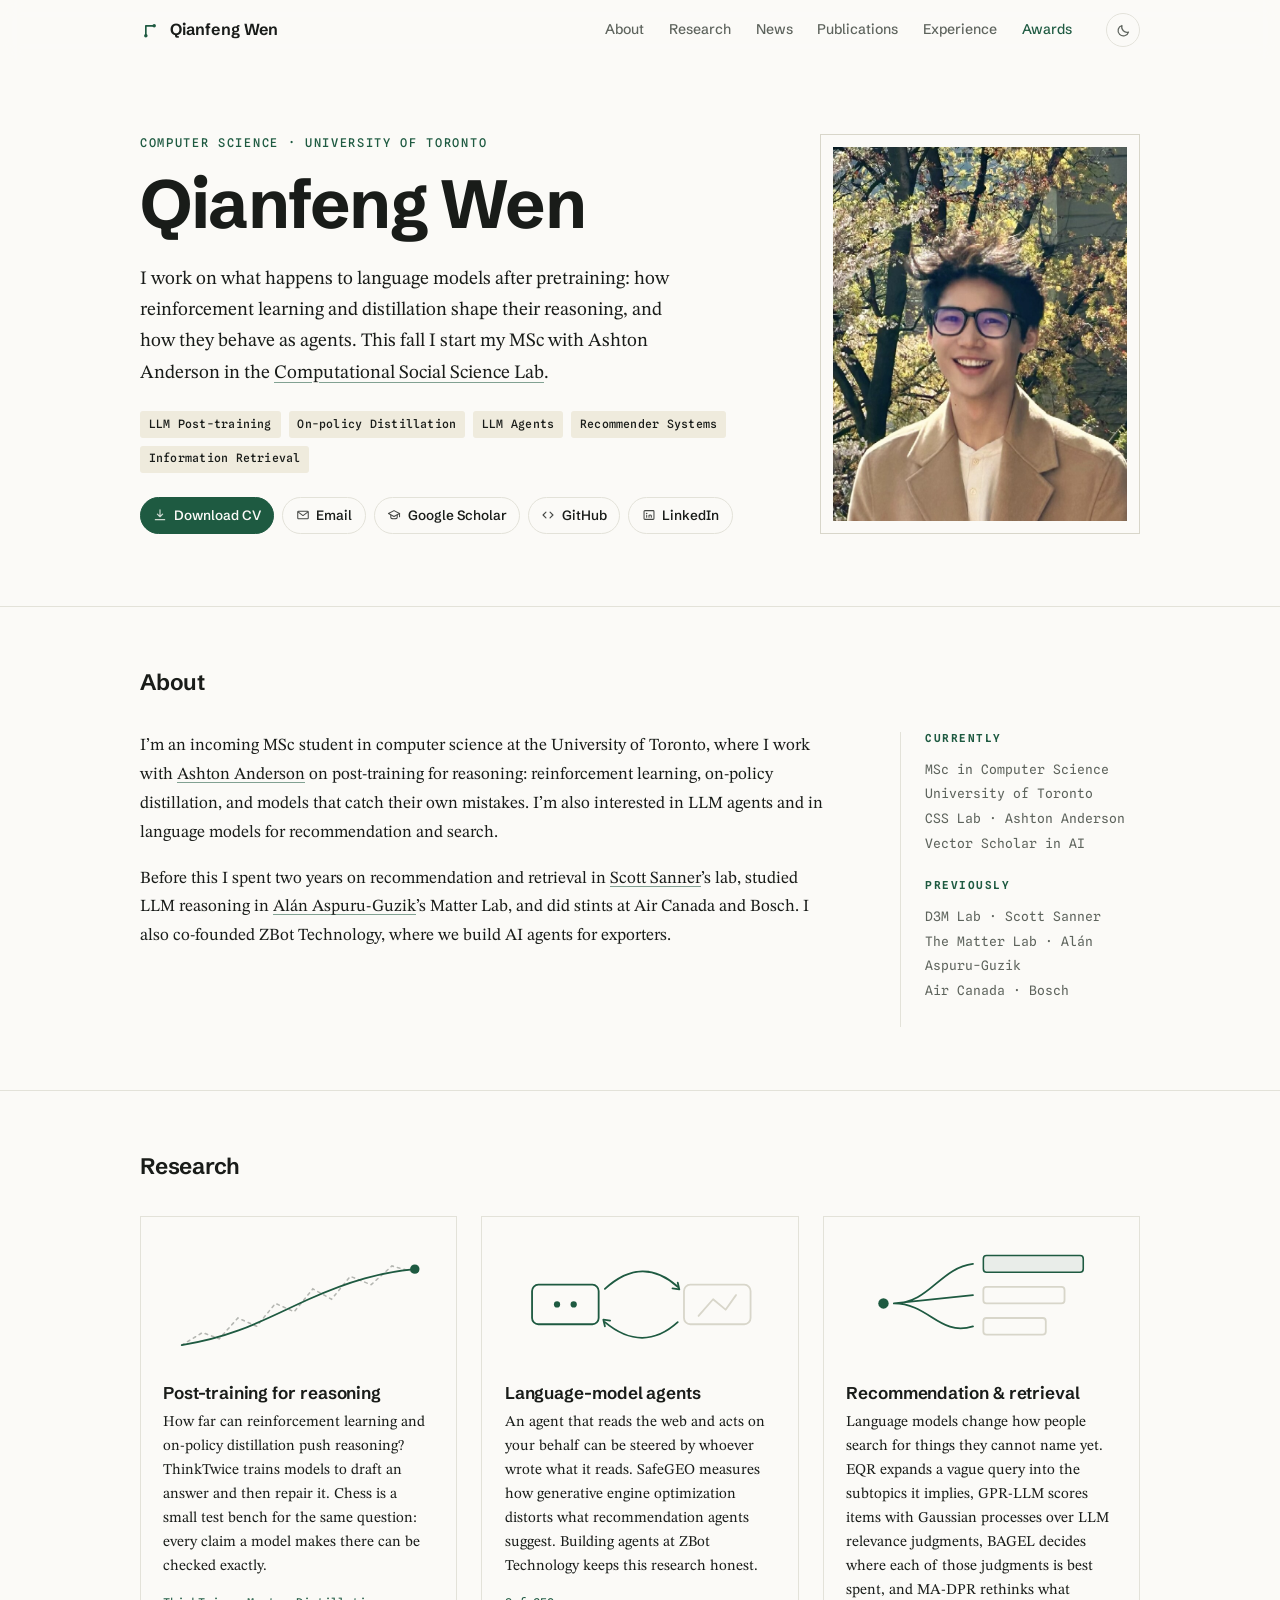
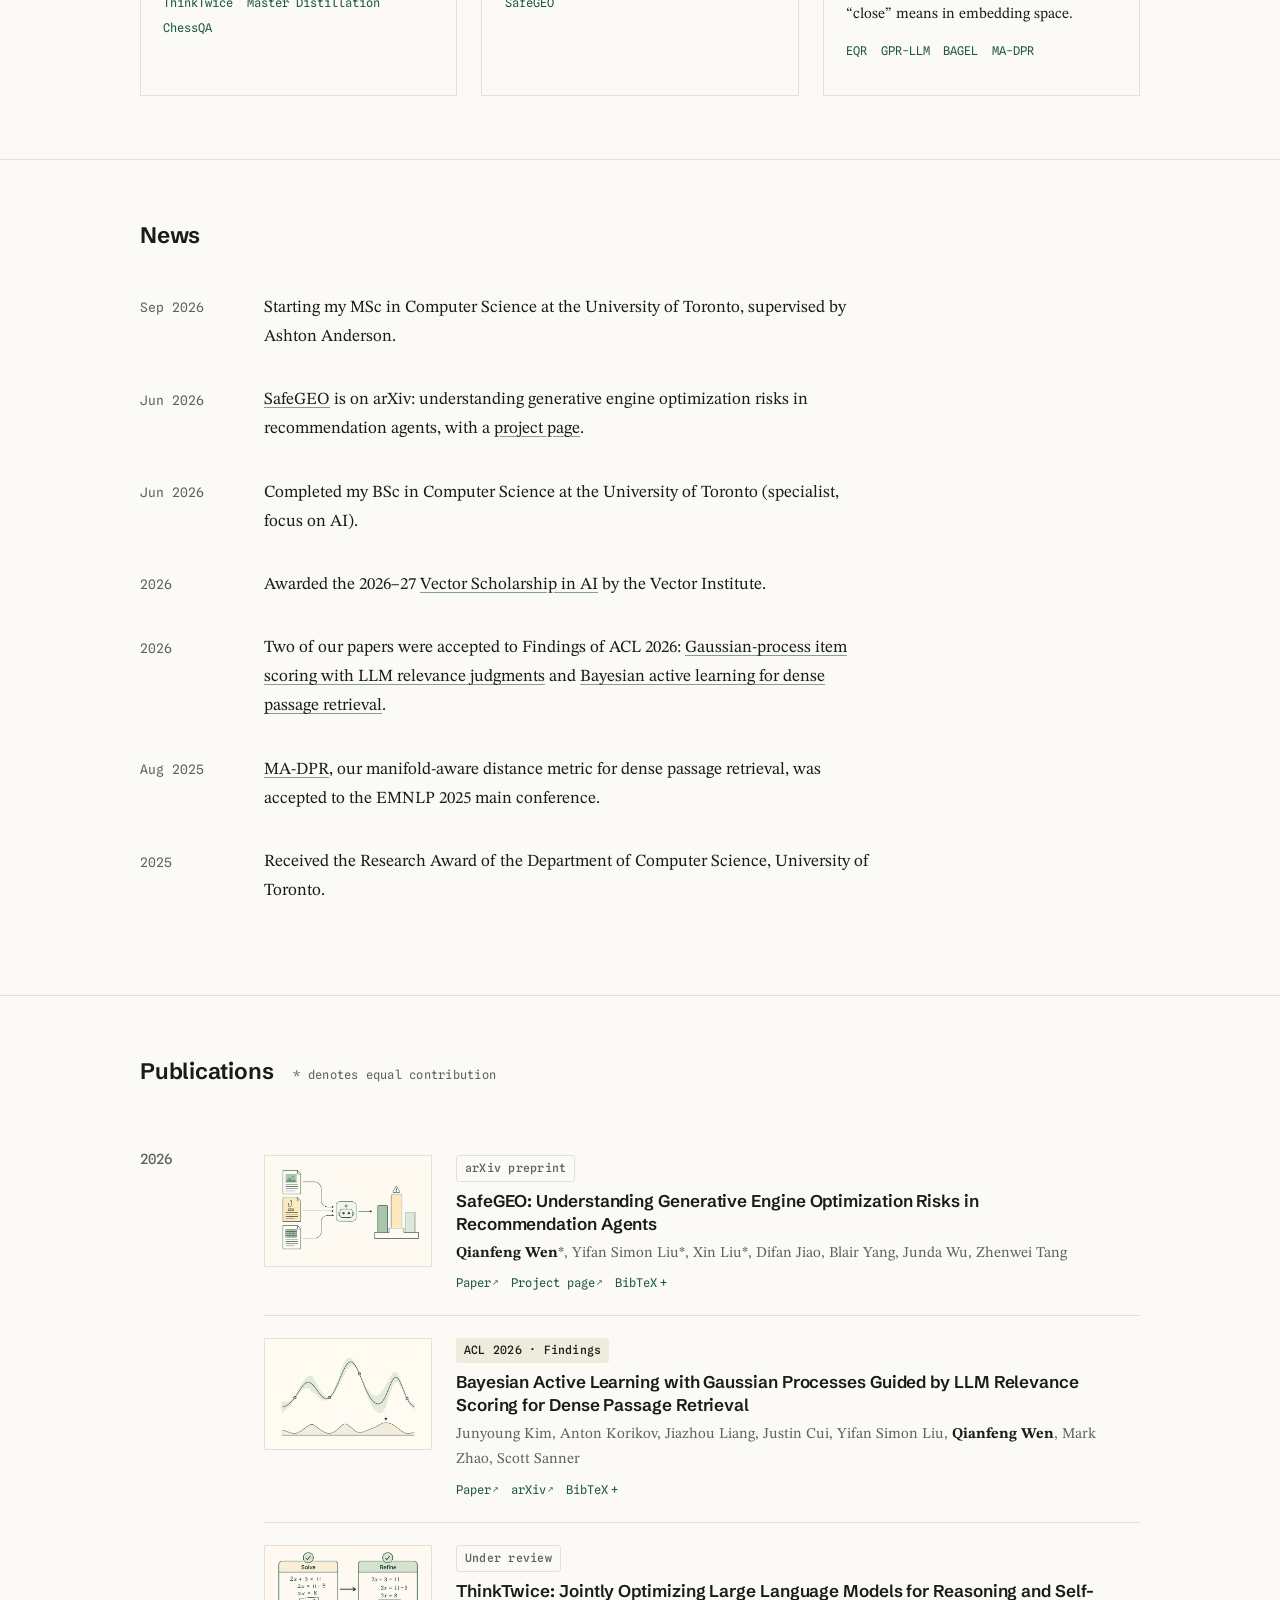
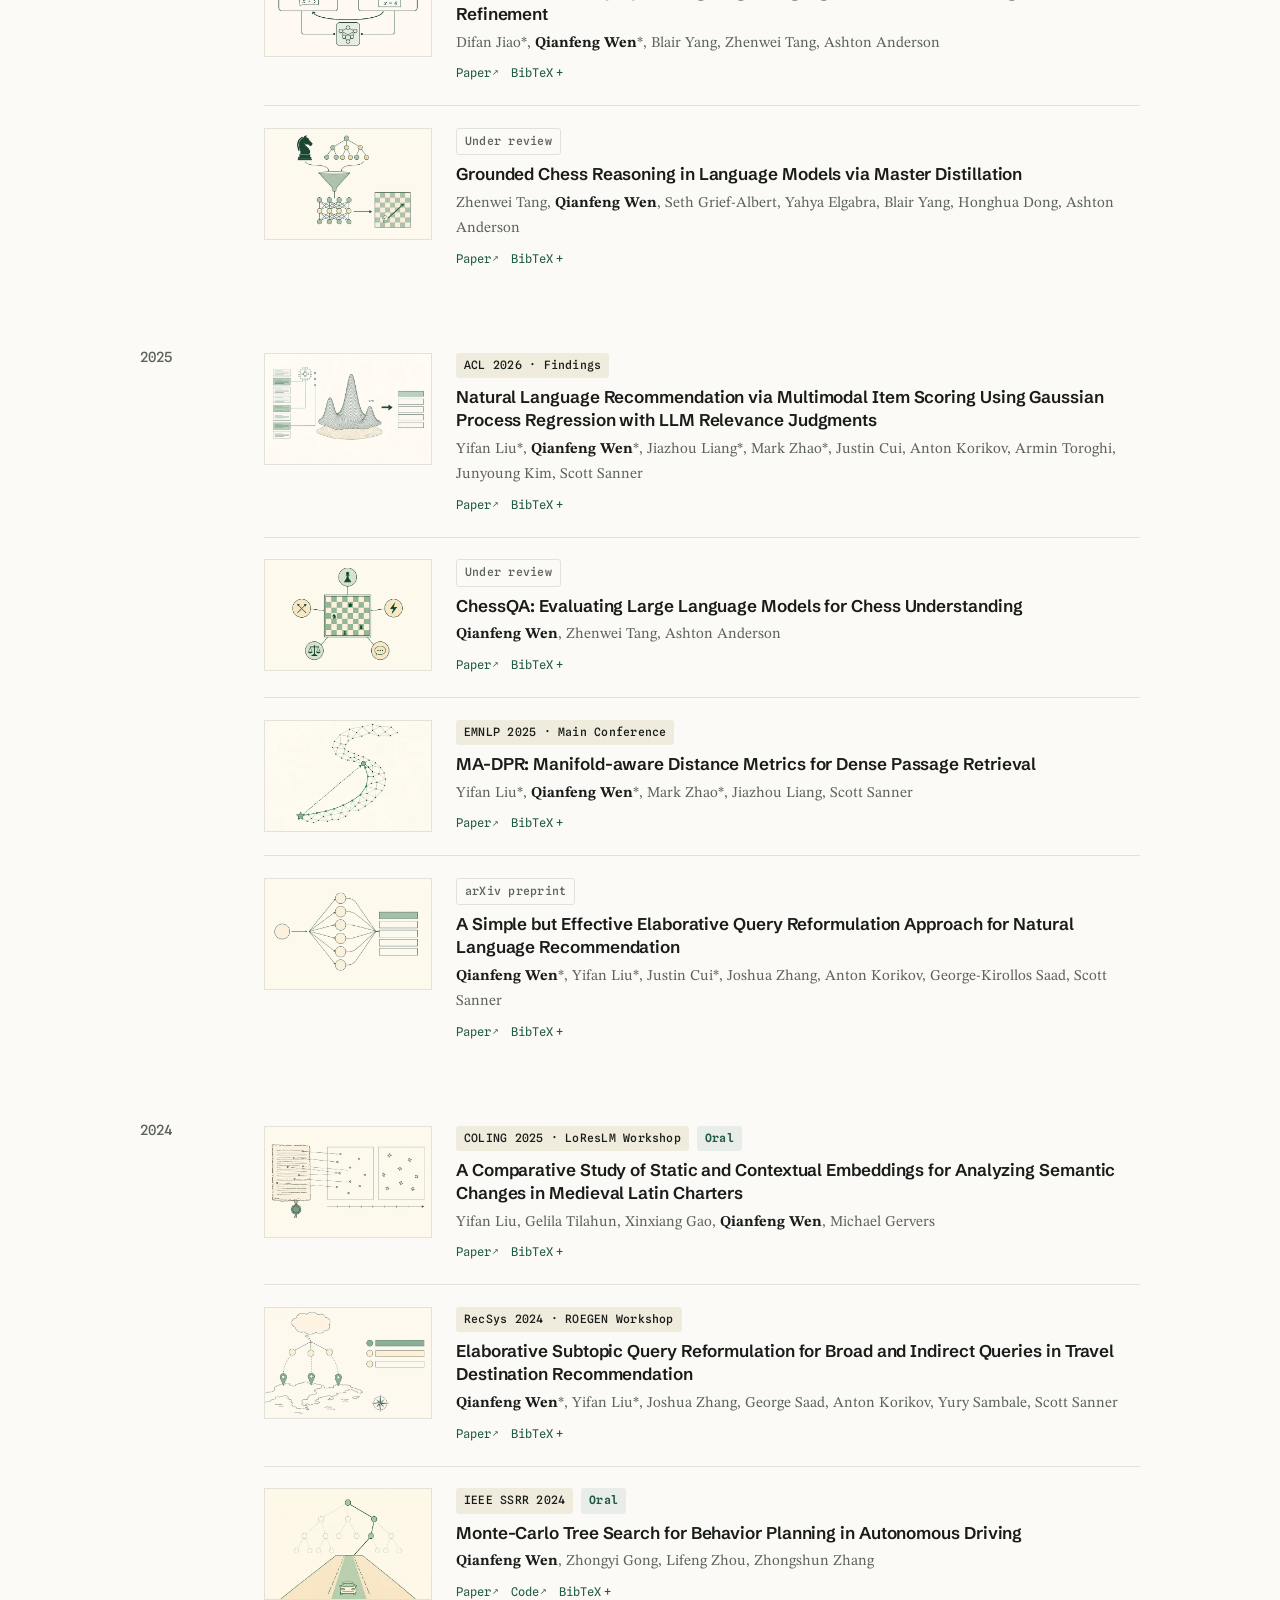
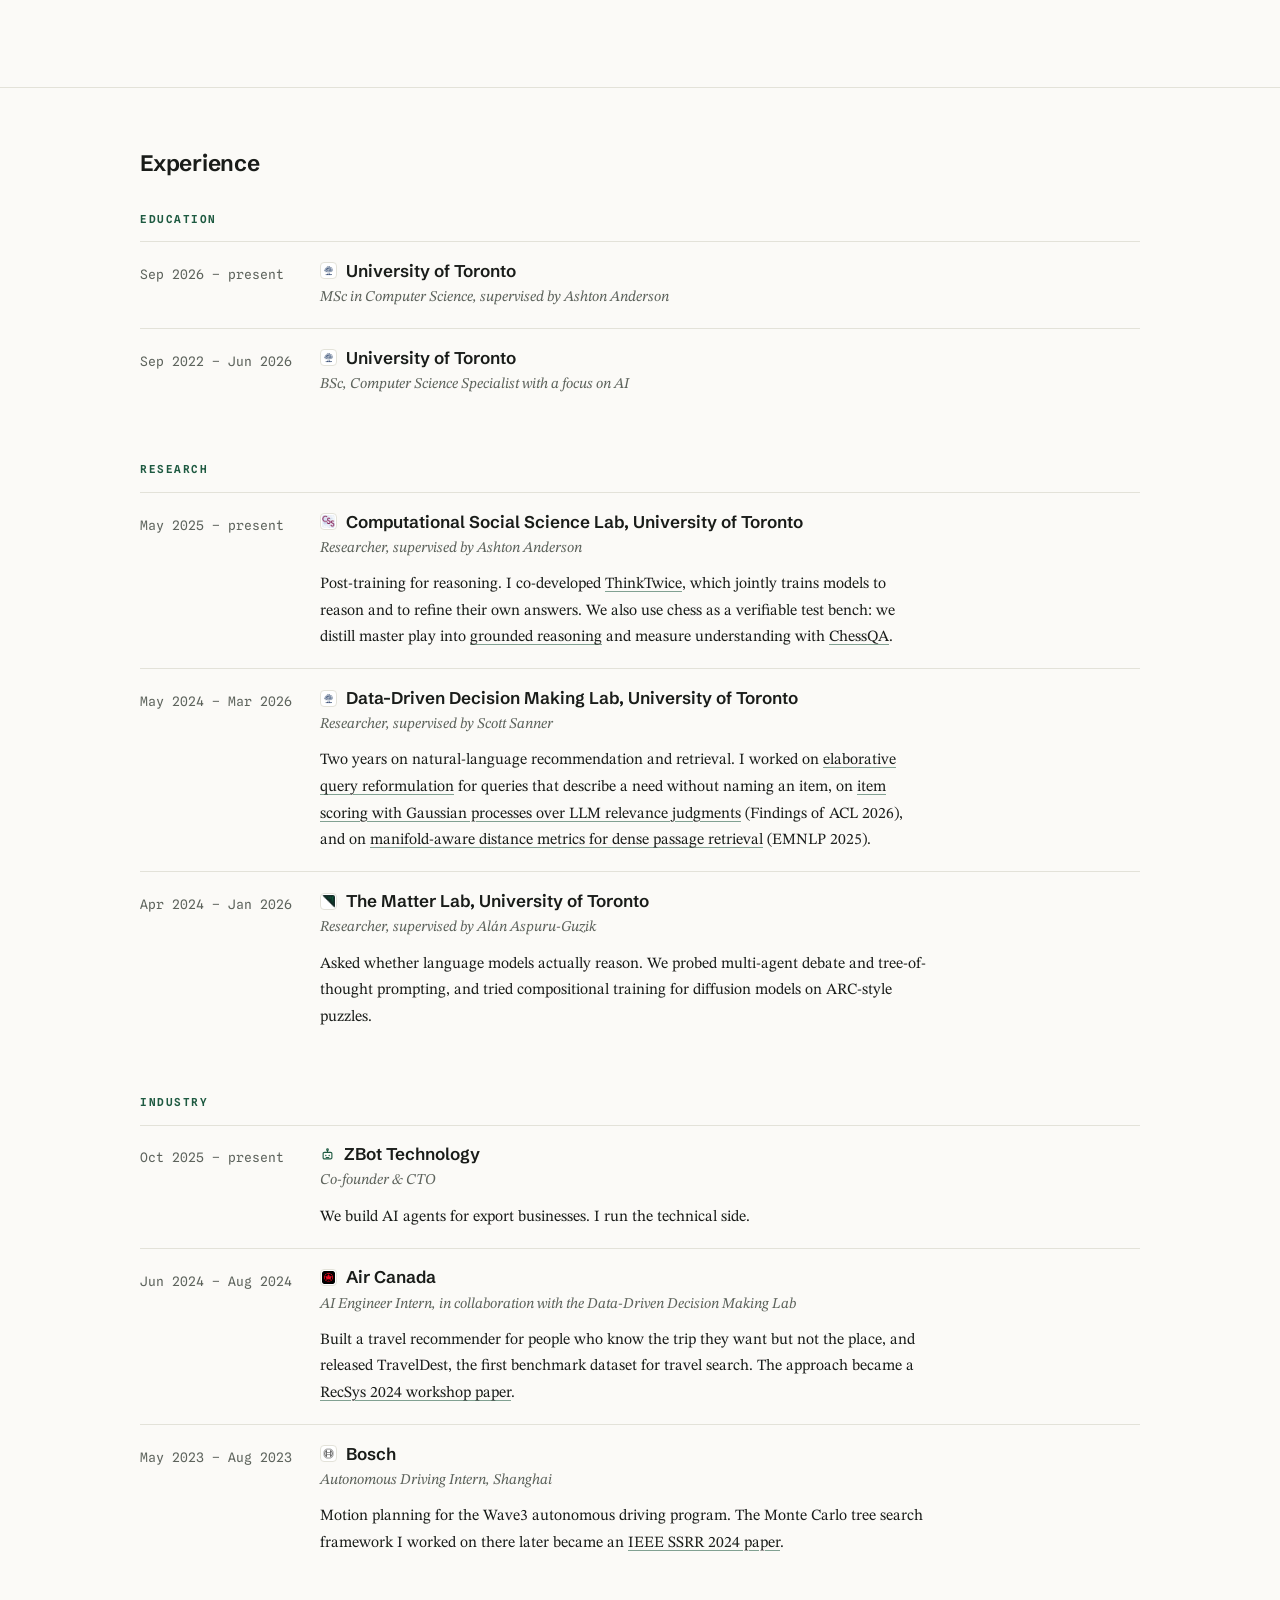
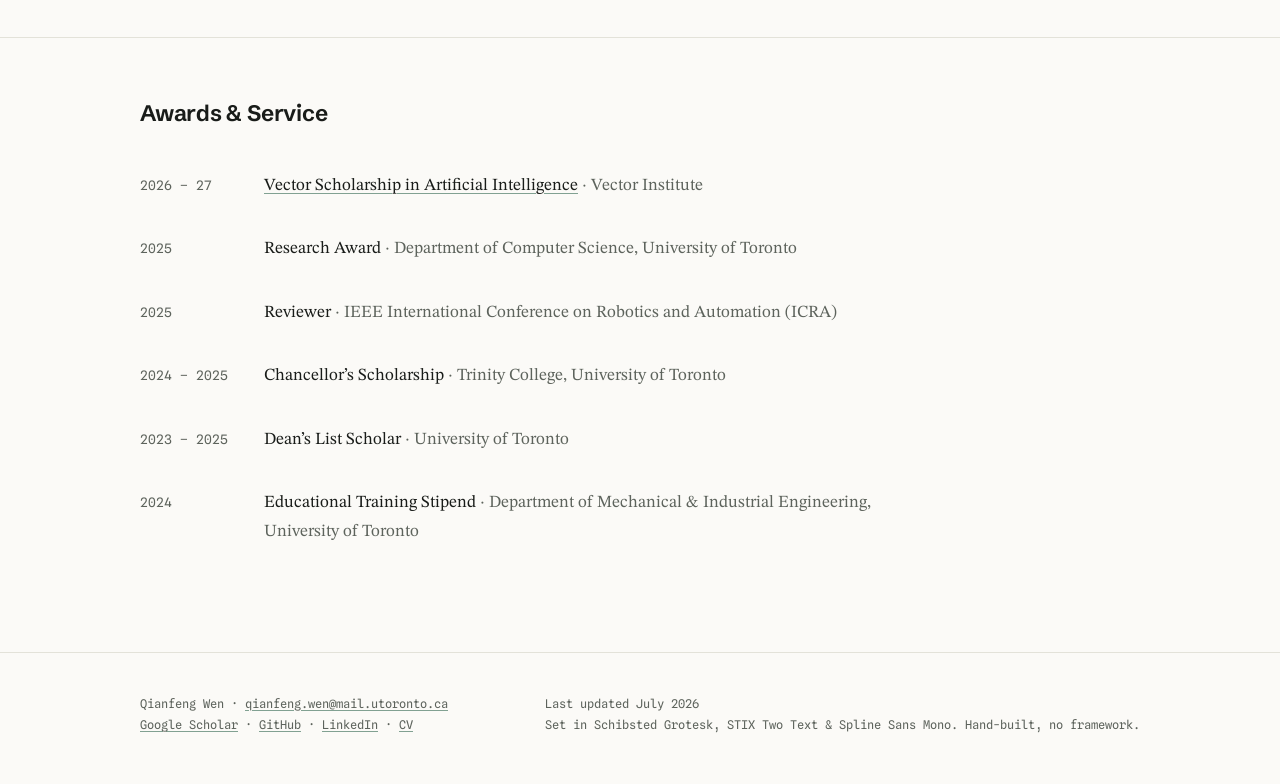
<file: index.html>
<!DOCTYPE html>
<html lang="en">
<head>
  <meta charset="utf-8">
  <meta name="viewport" content="width=device-width, initial-scale=1">
  <title>Qianfeng Wen &middot; University of Toronto</title>
  <meta name="description" content="Qianfeng Wen is a computer science researcher at the University of Toronto working on LLM post-training (reinforcement learning, distillation, self-refinement), language-model agents, and LLMs for recommendation and information retrieval.">
  <link rel="canonical" href="https://qianfengwen.github.io/">
  <link rel="icon" type="image/svg+xml" href="assets/img/favicon.svg">
  <link rel="stylesheet" href="assets/fonts/fonts.css">
  <link rel="stylesheet" href="css/main.css">

  <meta property="og:type" content="profile">
  <meta property="og:title" content="Qianfeng Wen · University of Toronto">
  <meta property="og:description" content="LLM post-training, language-model agents, and LLMs for recommendation and information retrieval.">
  <meta property="og:url" content="https://qianfengwen.github.io/">
  <meta property="og:image" content="https://qianfengwen.github.io/assets/img/og-card.png">
  <meta name="twitter:card" content="summary_large_image">

  <script>
    // Set theme before first paint to avoid a flash of the wrong scheme.
    (function () {
      var saved = localStorage.getItem('theme');
      if (saved === 'dark' || saved === 'light') {
        document.documentElement.setAttribute('data-theme', saved);
      }
    })();
  </script>

  <script type="application/ld+json">
  {
    "@context": "https://schema.org",
    "@type": "Person",
    "name": "Qianfeng Wen",
    "email": "mailto:qianfeng.wen@mail.utoronto.ca",
    "url": "https://qianfengwen.github.io/",
    "affiliation": {
      "@type": "CollegeOrUniversity",
      "name": "University of Toronto"
    },
    "jobTitle": "Graduate researcher",
    "knowsAbout": ["Large language model post-training", "Reinforcement learning", "Knowledge distillation", "Language-model agents", "Recommender systems", "Information retrieval"],
    "sameAs": [
      "https://scholar.google.com/citations?user=auhnI1MAAAAJ",
      "https://github.com/QianfengWen/",
      "https://linkedin.com/in/qianfeng-wen-23a127290/"
    ]
  }
  </script>
</head>
<body>
  <a class="visually-hidden" href="#about">Skip to content</a>

  <header class="site-header">
    <div class="wrap">
      <a class="brand" href="#top" aria-label="Qianfeng Wen, back to top">
        <svg class="mark" width="20" height="20" viewBox="0 0 24 24" fill="none" aria-hidden="true">
          <path d="M7 19 L7 7 L17 7" stroke="currentColor" stroke-width="2" stroke-linecap="round" stroke-linejoin="round"/>
          <circle cx="7" cy="19" r="2.1" fill="currentColor"/>
          <circle cx="17" cy="7" r="2.1" fill="currentColor"/>
        </svg>
        Qianfeng Wen
      </a>
      <nav class="site-nav" aria-label="Sections">
        <a href="#about">About</a>
        <a href="#research">Research</a>
        <a href="#news">News</a>
        <a href="#publications">Publications</a>
        <a href="#experience">Experience</a>
        <a href="#awards">Awards</a>
      </nav>
      <button class="theme-toggle" type="button" aria-label="Switch color theme">
        <svg class="icon-moon" width="15" height="15" viewBox="0 0 24 24" fill="none" aria-hidden="true">
          <path d="M20 14.5A8.5 8.5 0 0 1 9.5 4 8.5 8.5 0 1 0 20 14.5Z" stroke="currentColor" stroke-width="2" stroke-linejoin="round"/>
        </svg>
        <svg class="icon-sun" width="15" height="15" viewBox="0 0 24 24" fill="none" aria-hidden="true">
          <circle cx="12" cy="12" r="4.5" stroke="currentColor" stroke-width="2"/>
          <path d="M12 2.5v3M12 18.5v3M2.5 12h3M18.5 12h3M5 5l2 2M17 17l2 2M19 5l-2 2M7 17l-2 2" stroke="currentColor" stroke-width="2" stroke-linecap="round"/>
        </svg>
      </button>
    </div>
  </header>

  <main id="top">

    <!-- ================= Hero ================= -->
    <section class="hero">
      <div class="wrap">
        <div class="hero-text">
          <p class="eyebrow">Computer Science &middot; University of Toronto</p>
          <h1>Qianfeng Wen</h1>
          <p class="lede">
            I work on what happens to language models after pretraining: how reinforcement
            learning and distillation shape their reasoning, and how they behave as agents.
            This fall I start my MSc with Ashton Anderson in the
            <a href="https://csslab.cs.toronto.edu/">Computational Social Science Lab</a>.
          </p>
          <ul class="topic-row" aria-label="Research topics">
            <li>LLM Post-training</li>
            <li>On-policy Distillation</li>
            <li>LLM Agents</li>
            <li>Recommender Systems</li>
            <li>Information Retrieval</li>
          </ul>
          <div class="contact-row">
            <a class="primary" href="assets/Qianfeng_Wen_CV.pdf">
              <svg width="14" height="14" viewBox="0 0 24 24" fill="none" stroke="currentColor" stroke-width="2" stroke-linecap="round" stroke-linejoin="round" aria-hidden="true"><path d="M12 3v12m0 0 4.5-4.5M12 15l-4.5-4.5M4 20h16"/></svg>
              Download CV
            </a>
            <a href="mailto:qianfeng.wen@mail.utoronto.ca">
              <svg width="14" height="14" viewBox="0 0 24 24" fill="none" stroke="currentColor" stroke-width="1.8" stroke-linecap="round" stroke-linejoin="round" aria-hidden="true"><rect x="3" y="5.5" width="18" height="13" rx="1.5"/><path d="m4 7 8 6 8-6"/></svg>
              Email
            </a>
            <a href="https://scholar.google.com/citations?user=auhnI1MAAAAJ">
              <svg width="14" height="14" viewBox="0 0 24 24" fill="none" stroke="currentColor" stroke-width="1.8" stroke-linecap="round" stroke-linejoin="round" aria-hidden="true"><path d="m2.5 9.5 9.5-5 9.5 5-9.5 5z"/><path d="M6.5 12v4.2c0 1 2.5 2.3 5.5 2.3s5.5-1.3 5.5-2.3V12"/><path d="M21.5 9.5V15"/></svg>
              Google Scholar
            </a>
            <a href="https://github.com/QianfengWen/">
              <svg width="14" height="14" viewBox="0 0 24 24" fill="none" stroke="currentColor" stroke-width="1.9" stroke-linecap="round" stroke-linejoin="round" aria-hidden="true"><path d="m8.5 7-5 5 5 5M15.5 7l5 5-5 5"/></svg>
              GitHub
            </a>
            <a href="https://linkedin.com/in/qianfeng-wen-23a127290/">
              <svg width="14" height="14" viewBox="0 0 24 24" fill="none" stroke="currentColor" stroke-width="1.8" stroke-linecap="round" stroke-linejoin="round" aria-hidden="true"><rect x="3.5" y="4.5" width="17" height="15" rx="1.5"/><circle cx="8" cy="9.4" r="1.4" fill="currentColor" stroke="none"/><path d="M8 12.5V16m4-3.5V16m0-2.6c0-1.6 4-1.9 4 .2V16"/></svg>
              LinkedIn
            </a>
          </div>
        </div>

        <figure class="portrait">
          <div class="portrait-frame">
            <img src="assets/img/portrait.jpg" alt="Qianfeng Wen" width="819" height="1024">
          </div>
        </figure>
      </div>
    </section>

    <!-- ================= About ================= -->
    <section class="section" id="about">
      <div class="wrap">
        <div class="section-head">
          <h2>About</h2>
        </div>
        <div class="about-grid">
          <div class="about-text">
            <p>
              I&rsquo;m an incoming MSc student in computer science at the University of Toronto,
              where I work with <a href="https://www.cs.toronto.edu/~ashton/">Ashton Anderson</a>
              on post-training for reasoning: reinforcement learning, on-policy distillation,
              and models that catch their own mistakes. I&rsquo;m also interested in LLM agents
              and in language models for recommendation and search.
            </p>
            <p>
              Before this I spent two years on recommendation and retrieval in
              <a href="https://d3m.mie.utoronto.ca/">Scott Sanner</a>&rsquo;s lab, studied LLM
              reasoning in <a href="https://www.matter.toronto.edu/">Al&aacute;n
              Aspuru-Guzik</a>&rsquo;s Matter Lab, and did stints at Air Canada and Bosch.
              I also co-founded ZBot Technology, where we build AI agents for exporters.
            </p>
          </div>
          <aside class="about-aside" aria-label="At a glance">
            <div>
              <h3>Currently</h3>
              <ul>
                <li>MSc in Computer Science</li>
                <li>University of Toronto</li>
                <li>CSS Lab &middot; Ashton Anderson</li>
                <li>Vector Scholar in AI</li>
              </ul>
            </div>
            <div>
              <h3>Previously</h3>
              <ul>
                <li>D3M Lab &middot; Scott Sanner</li>
                <li>The Matter Lab &middot; Al&aacute;n Aspuru-Guzik</li>
                <li>Air Canada &middot; Bosch</li>
              </ul>
            </div>
          </aside>
        </div>
      </div>
    </section>

    <!-- ================= Research ================= -->
    <section class="section" id="research">
      <div class="wrap">
        <div class="section-head">
          <h2>Research</h2>
        </div>
        <div class="research-grid">

          <article class="thread">
            <svg class="thread-fig" viewBox="0 0 260 120" fill="none" aria-hidden="true">
              <path class="fig-quiet" stroke-dasharray="2.5 4" d="M18 100 L38 88 L54 94 L72 74 L90 82 L108 60 L126 68 L144 46 L162 56 L180 34 L200 42 L220 24 L242 30"/>
              <path class="fig-line" d="M18 100 C 70 92, 100 74, 140 56 S 210 30, 242 27"/>
              <circle class="fig-dot" cx="242" cy="27" r="4.5"/>
            </svg>
            <h3>Post-training for reasoning</h3>
            <p>How far can reinforcement learning and on-policy distillation push reasoning?
               ThinkTwice trains models to draft an answer and then repair it. Chess is a
               small test bench for the same question: every claim a model makes there can
               be checked exactly.</p>
            <p class="thread-papers">
              <a href="#pub-thinktwice">ThinkTwice</a>
              <a href="#pub-chess-distill">Master Distillation</a>
              <a href="#pub-chessqa">ChessQA</a>
            </p>
          </article>

          <article class="thread">
            <svg class="thread-fig" viewBox="0 0 260 120" fill="none" aria-hidden="true">
              <rect class="fig-line" x="26" y="42" width="64" height="38" rx="6"/>
              <circle class="fig-dot" cx="50" cy="61" r="3"/>
              <circle class="fig-dot" cx="66" cy="61" r="3"/>
              <rect class="fig-quiet-line" x="172" y="42" width="64" height="38" rx="6"/>
              <path class="fig-quiet-line" d="M186 72 L200 56 L212 66 L222 52"/>
              <path class="fig-line" d="M96 46 C 120 24, 144 24, 166 44"/>
              <path class="fig-line" d="M166 40 l1.5 6.5 -6.5 -1"/>
              <path class="fig-line" d="M166 78 C 144 98, 120 98, 96 78"/>
              <path class="fig-line" d="M96 82 l-1.5 -6.5 6.5 1"/>
            </svg>
            <h3>Language-model agents</h3>
            <p>An agent that reads the web and acts on your behalf can be steered by whoever
               wrote what it reads. SafeGEO measures how generative engine optimization distorts
               what recommendation agents suggest. Building agents at ZBot Technology keeps this
               research honest.</p>
            <p class="thread-papers">
              <a href="#pub-safegeo">SafeGEO</a>
            </p>
          </article>

          <article class="thread">
            <svg class="thread-fig" viewBox="0 0 260 120" fill="none" aria-hidden="true">
              <circle class="fig-dot" cx="36" cy="60" r="5"/>
              <path class="fig-line" d="M46 60 C 80 60, 90 26, 122 22 M46 60 L122 52 M46 60 C 80 60, 90 92, 122 82"/>
              <rect class="fig-fill" x="132" y="14" width="96" height="16" rx="3"/>
              <rect class="fig-quiet-line" x="132" y="44" width="78" height="16" rx="3"/>
              <rect class="fig-quiet-line" x="132" y="74" width="60" height="16" rx="3"/>
            </svg>
            <h3>Recommendation &amp; retrieval</h3>
            <p>Language models change how people search for things they cannot name yet.
               EQR expands a vague query into the subtopics it implies, GPR-LLM scores items
               with Gaussian processes over LLM relevance judgments, BAGEL decides where each
               of those judgments is best spent, and MA-DPR rethinks what
               &ldquo;close&rdquo; means in embedding space.</p>
            <p class="thread-papers">
              <a href="#pub-eqr">EQR</a>
              <a href="#pub-gpr-llm">GPR-LLM</a>
              <a href="#pub-bagel">BAGEL</a>
              <a href="#pub-ma-dpr">MA-DPR</a>
            </p>
          </article>

        </div>
      </div>
    </section>

    <!-- ================= News ================= -->
    <section class="section" id="news">
      <div class="wrap">
        <div class="section-head">
          <h2>News</h2>
        </div>
        <ul class="news-list">
          <li>
            <time datetime="2026-09">Sep 2026</time>
            <p>Starting my MSc in Computer Science at the University of Toronto, supervised by Ashton Anderson.</p>
          </li>
          <li>
            <time datetime="2026-06">Jun 2026</time>
            <p><a href="https://arxiv.org/abs/2606.28356">SafeGEO</a> is on arXiv: understanding generative engine optimization risks in recommendation agents, with a <a href="https://qianfengwen.github.io/SafeGEO/">project page</a>.</p>
          </li>
          <li>
            <time datetime="2026-06">Jun 2026</time>
            <p>Completed my BSc in Computer Science at the University of Toronto (specialist, focus on AI).</p>
          </li>
          <li>
            <time datetime="2026">2026</time>
            <p>Awarded the 2026&ndash;27 <a href="https://vectorinstitute.ai/programs/scholarship/">Vector Scholarship in AI</a> by the Vector Institute.</p>
          </li>
          <li>
            <time datetime="2026">2026</time>
            <p>Two of our papers were accepted to Findings of ACL 2026: <a href="https://arxiv.org/abs/2510.22023">Gaussian-process item scoring with LLM relevance judgments</a> and <a href="https://aclanthology.org/2026.findings-acl.481/">Bayesian active learning for dense passage retrieval</a>.</p>
          </li>
          <li>
            <time datetime="2025-08">Aug 2025</time>
            <p><a href="https://arxiv.org/abs/2509.13562">MA-DPR</a>, our manifold-aware distance metric for dense passage retrieval, was accepted to the EMNLP 2025 main conference.</p>
          </li>
          <li>
            <time datetime="2025">2025</time>
            <p>Received the Research Award of the Department of Computer Science, University of Toronto.</p>
          </li>
        </ul>
      </div>
    </section>

    <!-- ================= Publications ================= -->
    <section class="section" id="publications">
      <div class="wrap">
        <div class="section-head">
          <h2>Publications</h2>
          <p class="note">* denotes equal contribution</p>
        </div>

        <div class="pub-year">
          <h3>2026</h3>
          <ol class="pub-list">
            <li class="pub" id="pub-safegeo">
              <a class="pub-thumb" href="https://arxiv.org/abs/2606.28356" tabindex="-1" aria-hidden="true">
                <img src="assets/img/pubs/safegeo.webp" alt="" loading="lazy" width="600" height="400">
              </a>
              <div class="pub-body">
                <div class="pub-eyebrow"><span class="venue preprint">arXiv preprint</span></div>
                <h4 class="pub-title"><a href="https://arxiv.org/abs/2606.28356">SafeGEO: Understanding Generative Engine Optimization Risks in Recommendation Agents</a></h4>
                <p class="pub-authors"><span class="me">Qianfeng Wen</span>*, Yifan Simon Liu*, Xin Liu*, Difan Jiao, Blair Yang, Junda Wu, Zhenwei Tang</p>
                <div class="pub-meta">
                  <span class="pub-links">
                    <a href="https://arxiv.org/abs/2606.28356">Paper</a>
                    <a href="https://qianfengwen.github.io/SafeGEO/">Project page</a>
                  </span>
                  <details class="bibtex">
                    <summary>BibTeX</summary>
                    <pre>@misc{wen2026safegeounderstandinggenerativeengine,
      title={SafeGEO: Understanding Generative Engine Optimization Risks in Recommendation Agents},
      author={Qianfeng Wen and Yifan Simon Liu and Xin Liu and Difan Jiao and Blair Yang and Junda Wu and Zhenwei Tang},
      year={2026},
      eprint={2606.28356},
      archivePrefix={arXiv},
      primaryClass={cs.IR},
      url={https://arxiv.org/abs/2606.28356},
}</pre>
                  </details>
                </div>
              </div>
            </li>
            <li class="pub" id="pub-bagel">
              <a class="pub-thumb" href="https://aclanthology.org/2026.findings-acl.481/" tabindex="-1" aria-hidden="true">
                <img src="assets/img/pubs/bagel.webp" alt="" loading="lazy" width="600" height="400">
              </a>
              <div class="pub-body">
                <div class="pub-eyebrow"><span class="venue">ACL 2026 &middot; Findings</span></div>
                <h4 class="pub-title"><a href="https://aclanthology.org/2026.findings-acl.481/">Bayesian Active Learning with Gaussian Processes Guided by LLM Relevance Scoring for Dense Passage Retrieval</a></h4>
                <p class="pub-authors">Junyoung Kim, Anton Korikov, Jiazhou Liang, Justin Cui, Yifan Simon Liu, <span class="me">Qianfeng Wen</span>, Mark Zhao, Scott Sanner</p>
                <div class="pub-meta">
                  <span class="pub-links">
                    <a href="https://aclanthology.org/2026.findings-acl.481/">Paper</a>
                    <a href="https://arxiv.org/abs/2604.17906">arXiv</a>
                  </span>
                  <details class="bibtex">
                    <summary>BibTeX</summary>
                    <pre>@inproceedings{kim-etal-2026-bayesian,
    title = "{B}ayesian Active Learning with {G}aussian Processes Guided by {LLM} Relevance Scoring for Dense Passage Retrieval",
    author = "Kim, Junyoung and Korikov, Anton and Liang, Jiazhou and Cui, Justin and Liu, Yifan Simon and Wen, Qianfeng and Zhao, Mark and Sanner, Scott",
    booktitle = "Findings of the Association for Computational Linguistics: ACL 2026",
    month = jul,
    year = "2026",
    address = "San Diego, California, United States",
    publisher = "Association for Computational Linguistics",
    url = "https://aclanthology.org/2026.findings-acl.481/",
    pages = "9884--9898"
}</pre>
                  </details>
                </div>
              </div>
            </li>
            <li class="pub" id="pub-thinktwice">
              <a class="pub-thumb" href="https://arxiv.org/abs/2604.01591" tabindex="-1" aria-hidden="true">
                <img src="assets/img/pubs/thinktwice.webp" alt="" loading="lazy" width="600" height="400">
              </a>
              <div class="pub-body">
                <div class="pub-eyebrow"><span class="venue preprint">Under review</span></div>
                <h4 class="pub-title"><a href="https://arxiv.org/abs/2604.01591">ThinkTwice: Jointly Optimizing Large Language Models for Reasoning and Self-Refinement</a></h4>
                <p class="pub-authors">Difan Jiao*, <span class="me">Qianfeng Wen</span>*, Blair Yang, Zhenwei Tang, Ashton Anderson</p>
                <div class="pub-meta">
                  <span class="pub-links">
                    <a href="https://arxiv.org/abs/2604.01591">Paper</a>
                  </span>
                  <details class="bibtex">
                    <summary>BibTeX</summary>
                    <pre>@misc{jiao2026thinktwicejointlyoptimizinglarge,
      title={ThinkTwice: Jointly Optimizing Large Language Models for Reasoning and Self-Refinement},
      author={Difan Jiao and Qianfeng Wen and Blair Yang and Zhenwei Tang and Ashton Anderson},
      year={2026},
      eprint={2604.01591},
      archivePrefix={arXiv},
      primaryClass={cs.AI},
      url={https://arxiv.org/abs/2604.01591},
}</pre>
                  </details>
                </div>
              </div>
            </li>
            <li class="pub" id="pub-chess-distill">
              <a class="pub-thumb" href="https://arxiv.org/abs/2603.20510" tabindex="-1" aria-hidden="true">
                <img src="assets/img/pubs/chess-distill.webp" alt="" loading="lazy" width="600" height="400">
              </a>
              <div class="pub-body">
                <div class="pub-eyebrow"><span class="venue preprint">Under review</span></div>
                <h4 class="pub-title"><a href="https://arxiv.org/abs/2603.20510">Grounded Chess Reasoning in Language Models via Master Distillation</a></h4>
                <p class="pub-authors">Zhenwei Tang, <span class="me">Qianfeng Wen</span>, Seth Grief-Albert, Yahya Elgabra, Blair Yang, Honghua Dong, Ashton Anderson</p>
                <div class="pub-meta">
                  <span class="pub-links">
                    <a href="https://arxiv.org/abs/2603.20510">Paper</a>
                  </span>
                  <details class="bibtex">
                    <summary>BibTeX</summary>
                    <pre>@misc{tang2026groundedchessreasoninglanguage,
      title={Grounded Chess Reasoning in Language Models via Master Distillation},
      author={Zhenwei Tang and Qianfeng Wen and Seth Grief-Albert and Yahya Elgabra and Blair Yang and Honghua Dong and Ashton Anderson},
      year={2026},
      eprint={2603.20510},
      archivePrefix={arXiv},
      primaryClass={cs.AI},
      url={https://arxiv.org/abs/2603.20510},
}</pre>
                  </details>
                </div>
              </div>
            </li>
          </ol>
        </div>

        <div class="pub-year">
          <h3>2025</h3>
          <ol class="pub-list">
            <li class="pub" id="pub-gpr-llm">
              <a class="pub-thumb" href="https://arxiv.org/abs/2510.22023" tabindex="-1" aria-hidden="true">
                <img src="assets/img/pubs/gpr-llm.webp" alt="" loading="lazy" width="600" height="400">
              </a>
              <div class="pub-body">
                <div class="pub-eyebrow"><span class="venue">ACL 2026 &middot; Findings</span></div>
                <h4 class="pub-title"><a href="https://arxiv.org/abs/2510.22023">Natural Language Recommendation via Multimodal Item Scoring Using Gaussian Process Regression with LLM Relevance Judgments</a></h4>
                <p class="pub-authors">Yifan Liu*, <span class="me">Qianfeng Wen</span>*, Jiazhou Liang*, Mark Zhao*, Justin Cui, Anton Korikov, Armin Toroghi, Junyoung Kim, Scott Sanner</p>
                <div class="pub-meta">
                  <span class="pub-links">
                    <a href="https://arxiv.org/abs/2510.22023">Paper</a>
                  </span>
                  <details class="bibtex">
                    <summary>BibTeX</summary>
                    <pre>@misc{liu2025multimodalitemscoringnatural,
      title={Multimodal Item Scoring for Natural Language Recommendation via Gaussian Process Regression with LLM Relevance Judgments},
      author={Yifan Liu and Qianfeng Wen and Jiazhou Liang and Mark Zhao and Justin Cui and Anton Korikov and Armin Toroghi and Junyoung Kim and Scott Sanner},
      year={2025},
      eprint={2510.22023},
      archivePrefix={arXiv},
      primaryClass={cs.IR},
      url={https://arxiv.org/abs/2510.22023},
}</pre>
                  </details>
                </div>
              </div>
            </li>
            <li class="pub" id="pub-chessqa">
              <a class="pub-thumb" href="https://arxiv.org/abs/2510.23948" tabindex="-1" aria-hidden="true">
                <img src="assets/img/pubs/chessqa.webp" alt="" loading="lazy" width="600" height="400">
              </a>
              <div class="pub-body">
                <div class="pub-eyebrow"><span class="venue preprint">Under review</span></div>
                <h4 class="pub-title"><a href="https://arxiv.org/abs/2510.23948">ChessQA: Evaluating Large Language Models for Chess Understanding</a></h4>
                <p class="pub-authors"><span class="me">Qianfeng Wen</span>, Zhenwei Tang, Ashton Anderson</p>
                <div class="pub-meta">
                  <span class="pub-links">
                    <a href="https://arxiv.org/abs/2510.23948">Paper</a>
                  </span>
                  <details class="bibtex">
                    <summary>BibTeX</summary>
                    <pre>@misc{wen2025chessqaevaluatinglargelanguage,
      title={ChessQA: Evaluating Large Language Models for Chess Understanding},
      author={Qianfeng Wen and Zhenwei Tang and Ashton Anderson},
      year={2025},
      eprint={2510.23948},
      archivePrefix={arXiv},
      primaryClass={cs.LG},
      url={https://arxiv.org/abs/2510.23948},
}</pre>
                  </details>
                </div>
              </div>
            </li>
            <li class="pub" id="pub-ma-dpr">
              <a class="pub-thumb" href="https://arxiv.org/abs/2509.13562" tabindex="-1" aria-hidden="true">
                <img src="assets/img/pubs/ma-dpr.webp" alt="" loading="lazy" width="600" height="400">
              </a>
              <div class="pub-body">
                <div class="pub-eyebrow"><span class="venue">EMNLP 2025 &middot; Main Conference</span></div>
                <h4 class="pub-title"><a href="https://arxiv.org/abs/2509.13562">MA-DPR: Manifold-aware Distance Metrics for Dense Passage Retrieval</a></h4>
                <p class="pub-authors">Yifan Liu*, <span class="me">Qianfeng Wen</span>*, Mark Zhao*, Jiazhou Liang, Scott Sanner</p>
                <div class="pub-meta">
                  <span class="pub-links">
                    <a href="https://arxiv.org/abs/2509.13562">Paper</a>
                  </span>
                  <details class="bibtex">
                    <summary>BibTeX</summary>
                    <pre>@misc{liu2025madprmanifoldawaredistancemetrics,
      title={MA-DPR: Manifold-aware Distance Metrics for Dense Passage Retrieval},
      author={Yifan Liu and Qianfeng Wen and Mark Zhao and Jiazhou Liang and Scott Sanner},
      year={2025},
      eprint={2509.13562},
      archivePrefix={arXiv},
      primaryClass={cs.IR},
      url={https://arxiv.org/abs/2509.13562},
}</pre>
                  </details>
                </div>
              </div>
            </li>
            <li class="pub" id="pub-eqr">
              <a class="pub-thumb" href="https://arxiv.org/abs/2510.02656" tabindex="-1" aria-hidden="true">
                <img src="assets/img/pubs/eqr.webp" alt="" loading="lazy" width="600" height="400">
              </a>
              <div class="pub-body">
                <div class="pub-eyebrow"><span class="venue preprint">arXiv preprint</span></div>
                <h4 class="pub-title"><a href="https://arxiv.org/abs/2510.02656">A Simple but Effective Elaborative Query Reformulation Approach for Natural Language Recommendation</a></h4>
                <p class="pub-authors"><span class="me">Qianfeng Wen</span>*, Yifan Liu*, Justin Cui*, Joshua Zhang, Anton Korikov, George-Kirollos Saad, Scott Sanner</p>
                <div class="pub-meta">
                  <span class="pub-links">
                    <a href="https://arxiv.org/abs/2510.02656">Paper</a>
                  </span>
                  <details class="bibtex">
                    <summary>BibTeX</summary>
                    <pre>@misc{wen2025simpleeffectiveelaborativequery,
      title={A Simple but Effective Elaborative Query Reformulation Approach for Natural Language Recommendation},
      author={Qianfeng Wen and Yifan Liu and Justin Cui and Joshua Zhang and Anton Korikov and George-Kirollos Saad and Scott Sanner},
      year={2025},
      eprint={2510.02656},
      archivePrefix={arXiv},
      primaryClass={cs.IR},
      url={https://arxiv.org/abs/2510.02656},
}</pre>
                  </details>
                </div>
              </div>
            </li>
          </ol>
        </div>

        <div class="pub-year">
          <h3>2024</h3>
          <ol class="pub-list">
            <li class="pub" id="pub-latin-charters">
              <a class="pub-thumb" href="https://aclanthology.org/2025.loreslm-1.14/" tabindex="-1" aria-hidden="true">
                <img src="assets/img/pubs/latin-charters.webp" alt="" loading="lazy" width="600" height="400">
              </a>
              <div class="pub-body">
                <div class="pub-eyebrow"><span class="venue">COLING 2025 &middot; LoResLM Workshop</span>
                  <span class="venue-flag">Oral</span></div>
                <h4 class="pub-title"><a href="https://aclanthology.org/2025.loreslm-1.14/">A Comparative Study of Static and Contextual Embeddings for Analyzing Semantic Changes in Medieval Latin Charters</a></h4>
                <p class="pub-authors">Yifan Liu, Gelila Tilahun, Xinxiang Gao, <span class="me">Qianfeng Wen</span>, Michael Gervers</p>
                <div class="pub-meta">
                  <span class="pub-links">
                    <a href="https://aclanthology.org/2025.loreslm-1.14/">Paper</a>
                  </span>
                  <details class="bibtex">
                    <summary>BibTeX</summary>
                    <pre>@inproceedings{liu-etal-2025-comparative,
    title = "A Comparative Study of Static and Contextual Embeddings for Analyzing Semantic Changes in Medieval {L}atin Charters",
    author = "Liu, Yifan and Tilahun, Gelila and Gao, Xinxiang and Wen, Qianfeng and Gervers, Michael",
    booktitle = "Proceedings of the First Workshop on Language Models for Low-Resource Languages",
    month = jan,
    year = "2025",
    address = "Abu Dhabi, United Arab Emirates",
    publisher = "Association for Computational Linguistics",
    url = "https://aclanthology.org/2025.loreslm-1.14/",
    pages = "182--192"
}</pre>
                  </details>
                </div>
              </div>
            </li>
            <li class="pub" id="pub-travel-eqr">
              <a class="pub-thumb" href="https://arxiv.org/abs/2410.01598" tabindex="-1" aria-hidden="true">
                <img src="assets/img/pubs/travel-eqr.webp" alt="" loading="lazy" width="600" height="400">
              </a>
              <div class="pub-body">
                <div class="pub-eyebrow"><span class="venue">RecSys 2024 &middot; ROEGEN Workshop</span></div>
                <h4 class="pub-title"><a href="https://arxiv.org/abs/2410.01598">Elaborative Subtopic Query Reformulation for Broad and Indirect Queries in Travel Destination Recommendation</a></h4>
                <p class="pub-authors"><span class="me">Qianfeng Wen</span>*, Yifan Liu*, Joshua Zhang, George Saad, Anton Korikov, Yury Sambale, Scott Sanner</p>
                <div class="pub-meta">
                  <span class="pub-links">
                    <a href="https://arxiv.org/abs/2410.01598">Paper</a>
                  </span>
                  <details class="bibtex">
                    <summary>BibTeX</summary>
                    <pre>@misc{wen2024elaborativesubtopicqueryreformulation,
      title={Elaborative Subtopic Query Reformulation for Broad and Indirect Queries in Travel Destination Recommendation},
      author={Qianfeng Wen and Yifan Liu and Joshua Zhang and George Saad and Anton Korikov and Yury Sambale and Scott Sanner},
      year={2024},
      eprint={2410.01598},
      archivePrefix={arXiv},
      primaryClass={cs.IR},
      url={https://arxiv.org/abs/2410.01598},
}</pre>
                  </details>
                </div>
              </div>
            </li>
            <li class="pub" id="pub-mcts-driving">
              <a class="pub-thumb" href="https://ieeexplore.ieee.org/abstract/document/10770028" tabindex="-1" aria-hidden="true">
                <img src="assets/img/pubs/mcts-driving.webp" alt="" loading="lazy" width="600" height="400">
              </a>
              <div class="pub-body">
                <div class="pub-eyebrow"><span class="venue">IEEE SSRR 2024</span>
                  <span class="venue-flag">Oral</span></div>
                <h4 class="pub-title"><a href="https://ieeexplore.ieee.org/abstract/document/10770028">Monte-Carlo Tree Search for Behavior Planning in Autonomous Driving</a></h4>
                <p class="pub-authors"><span class="me">Qianfeng Wen</span>, Zhongyi Gong, Lifeng Zhou, Zhongshun Zhang</p>
                <div class="pub-meta">
                  <span class="pub-links">
                    <a href="https://ieeexplore.ieee.org/abstract/document/10770028">Paper</a>
                    <a href="https://github.com/zhongshun/MCTS_for_Behavior_Planning">Code</a>
                  </span>
                  <details class="bibtex">
                    <summary>BibTeX</summary>
                    <pre>@inproceedings{wen2024montecarlo,
  title={Monte-Carlo Tree Search for Behavior Planning in Autonomous Driving},
  author={Wen, Qianfeng and Gong, Zhongyi and Zhou, Lifeng and Zhang, Zhongshun},
  booktitle={2024 IEEE International Symposium on Safety, Security, and Rescue Robotics (SSRR)},
  year={2024},
  organization={IEEE}
}</pre>
                  </details>
                </div>
              </div>
            </li>
          </ol>
        </div>
      </div>
    </section>

    <!-- ================= Experience ================= -->
    <section class="section" id="experience">
      <div class="wrap">
        <div class="section-head">
          <h2>Experience</h2>
        </div>

        <div class="xp-group">
          <h3>Education</h3>
          <article class="xp">
            <time>Sep 2026 &ndash; present</time>
            <div>
              <h4><img class="org-logo" src="assets/img/orgs/uoft.png" alt="" width="16" height="16" loading="lazy">University of Toronto</h4>
              <span class="role">MSc in Computer Science, supervised by Ashton Anderson</span>
            </div>
          </article>
          <article class="xp">
            <time>Sep 2022 &ndash; Jun 2026</time>
            <div>
              <h4><img class="org-logo" src="assets/img/orgs/uoft.png" alt="" width="16" height="16" loading="lazy">University of Toronto</h4>
              <span class="role">BSc, Computer Science Specialist with a focus on AI</span>
            </div>
          </article>
        </div>

        <div class="xp-group">
          <h3>Research</h3>
          <article class="xp">
            <time>May 2025 &ndash; present</time>
            <div>
              <h4><img class="org-logo" src="assets/img/orgs/csslab.png" alt="" width="16" height="16" loading="lazy">Computational Social Science Lab, University of Toronto</h4>
              <span class="role">Researcher, supervised by Ashton Anderson</span>
              <p>Post-training for reasoning. I co-developed
                 <a href="#pub-thinktwice">ThinkTwice</a>, which jointly trains models to
                 reason and to refine their own answers. We also use chess as a verifiable
                 test bench: we distill master play into
                 <a href="#pub-chess-distill">grounded reasoning</a> and measure
                 understanding with <a href="#pub-chessqa">ChessQA</a>.</p>
            </div>
          </article>
          <article class="xp">
            <time>May 2024 &ndash; Mar 2026</time>
            <div>
              <h4><img class="org-logo" src="assets/img/orgs/uoft.png" alt="" width="16" height="16" loading="lazy">Data-Driven Decision Making Lab, University of Toronto</h4>
              <span class="role">Researcher, supervised by Scott Sanner</span>
              <p>Two years on natural-language recommendation and retrieval. I worked on
                 <a href="#pub-eqr">elaborative query reformulation</a> for queries that
                 describe a need without naming an item, on
                 <a href="#pub-gpr-llm">item scoring with Gaussian processes over LLM
                 relevance judgments</a> (Findings of ACL 2026), and on
                 <a href="#pub-ma-dpr">manifold-aware distance metrics for dense passage
                 retrieval</a> (EMNLP 2025).</p>
            </div>
          </article>
          <article class="xp">
            <time>Apr 2024 &ndash; Jan 2026</time>
            <div>
              <h4><img class="org-logo" src="assets/img/orgs/matter.png" alt="" width="16" height="16" loading="lazy">The Matter Lab, University of Toronto</h4>
              <span class="role">Researcher, supervised by Al&aacute;n Aspuru-Guzik</span>
              <p>Asked whether language models actually reason. We probed multi-agent debate
                 and tree-of-thought prompting, and tried compositional training for diffusion
                 models on ARC-style puzzles.</p>
            </div>
          </article>
        </div>

        <div class="xp-group">
          <h3>Industry</h3>
          <article class="xp">
            <time>Oct 2025 &ndash; present</time>
            <div>
              <h4><svg width="15" height="15" viewBox="0 0 24 24" fill="none" stroke="currentColor" stroke-width="1.8" stroke-linecap="round" stroke-linejoin="round" aria-hidden="true"><rect x="5" y="8.5" width="14" height="10.5" rx="2"/><path d="M12 8.5V5.5"/><circle cx="12" cy="4.2" r="1.3"/><circle cx="9.3" cy="13.5" r="1.1" fill="currentColor" stroke="none"/><circle cx="14.7" cy="13.5" r="1.1" fill="currentColor" stroke="none"/><path d="M10 16.8h4"/></svg>ZBot Technology</h4>
              <span class="role">Co-founder &amp; CTO</span>
              <p>We build AI agents for export businesses. I run the technical side.</p>
            </div>
          </article>
          <article class="xp">
            <time>Jun 2024 &ndash; Aug 2024</time>
            <div>
              <h4><img class="org-logo" src="assets/img/orgs/aircanada.png" alt="" width="16" height="16" loading="lazy">Air Canada</h4>
              <span class="role">AI Engineer Intern, in collaboration with the Data-Driven Decision Making Lab</span>
              <p>Built a travel recommender for people who know the trip they want but not
                 the place, and released TravelDest, the first benchmark dataset for travel
                 search. The approach became a <a href="#pub-travel-eqr">RecSys 2024 workshop
                 paper</a>.</p>
            </div>
          </article>
          <article class="xp">
            <time>May 2023 &ndash; Aug 2023</time>
            <div>
              <h4><img class="org-logo" src="assets/img/orgs/bosch.png" alt="" width="16" height="16" loading="lazy">Bosch</h4>
              <span class="role">Autonomous Driving Intern, Shanghai</span>
              <p>Motion planning for the Wave3 autonomous driving program. The Monte Carlo
                 tree search framework I worked on there later became an
                 <a href="#pub-mcts-driving">IEEE SSRR 2024 paper</a>.</p>
            </div>
          </article>
        </div>
      </div>
    </section>

    <!-- ================= Awards & Service ================= -->
    <section class="section" id="awards">
      <div class="wrap">
        <div class="section-head">
          <h2>Awards &amp; Service</h2>
        </div>
        <ul class="award-list">
          <li>
            <span class="years">2026 &ndash; 27</span>
            <p><a href="https://vectorinstitute.ai/programs/scholarship/">Vector Scholarship in Artificial Intelligence</a> <span class="grantor">&middot; Vector Institute</span></p>
          </li>
          <li>
            <span class="years">2025</span>
            <p>Research Award <span class="grantor">&middot; Department of Computer Science, University of Toronto</span></p>
          </li>
          <li>
            <span class="years">2025</span>
            <p>Reviewer <span class="grantor">&middot; IEEE International Conference on Robotics and Automation (ICRA)</span></p>
          </li>
          <li>
            <span class="years">2024 &ndash; 2025</span>
            <p>Chancellor&rsquo;s Scholarship <span class="grantor">&middot; Trinity College, University of Toronto</span></p>
          </li>
          <li>
            <span class="years">2023 &ndash; 2025</span>
            <p>Dean&rsquo;s List Scholar <span class="grantor">&middot; University of Toronto</span></p>
          </li>
          <li>
            <span class="years">2024</span>
            <p>Educational Training Stipend <span class="grantor">&middot; Department of Mechanical &amp; Industrial Engineering, University of Toronto</span></p>
          </li>
        </ul>
      </div>
    </section>
  </main>

  <footer class="site-footer">
    <div class="wrap">
      <p>
        Qianfeng Wen &middot; <a href="mailto:qianfeng.wen@mail.utoronto.ca">qianfeng.wen@mail.utoronto.ca</a><br>
        <a href="https://scholar.google.com/citations?user=auhnI1MAAAAJ">Google Scholar</a> &middot;
        <a href="https://github.com/QianfengWen/">GitHub</a> &middot;
        <a href="https://linkedin.com/in/qianfeng-wen-23a127290/">LinkedIn</a> &middot;
        <a href="assets/Qianfeng_Wen_CV.pdf">CV</a>
      </p>
      <p>
        Last updated July 2026<br>
        Set in Schibsted Grotesk, STIX Two Text &amp; Spline Sans Mono. Hand-built, no framework.
      </p>
    </div>
  </footer>

  <script src="js/main.js" defer></script>
</body>
</html>
</file>
<file: assets/fonts/fonts.css>
@font-face {
  font-family: 'Schibsted Grotesk';
  font-style: italic;
  font-weight: 400 900;
  font-display: swap;
  src: url('schibsted-grotesk-400-900-italic.woff2') format('woff2');
}
@font-face {
  font-family: 'Schibsted Grotesk';
  font-style: normal;
  font-weight: 400 900;
  font-display: swap;
  src: url('schibsted-grotesk-400-900.woff2') format('woff2');
}
@font-face {
  font-family: 'STIX Two Text';
  font-style: italic;
  font-weight: 400 700;
  font-display: swap;
  src: url('stix-two-text-400-700-italic.woff2') format('woff2');
}
@font-face {
  font-family: 'STIX Two Text';
  font-style: normal;
  font-weight: 400 700;
  font-display: swap;
  src: url('stix-two-text-400-700.woff2') format('woff2');
}
@font-face {
  font-family: 'Spline Sans Mono';
  font-style: normal;
  font-weight: 300 700;
  font-display: swap;
  src: url('spline-sans-mono-300-700.woff2') format('woff2');
}
</file>
<file: css/main.css>
/* ==========================================================================
   qianfengwen.github.io · tournament board, journal page
   Tokens and rationale: docs/design.md
   ========================================================================== */

/* ---- Tokens ------------------------------------------------------------ */

:root {
  --paper: #FBFAF7;
  --ink: #191C19;
  --muted: #5D635C;
  --accent: #1E5A41;
  --accent-soft: rgba(30, 90, 65, 0.08);
  --buff: #EFEBDD;
  --hairline: #E3E2D9;
  --frame: #D8D6CA;
  --thumb-filter: none;

  --font-display: 'Schibsted Grotesk', 'Helvetica Neue', Arial, sans-serif;
  --font-body: 'STIX Two Text', Georgia, 'Times New Roman', serif;
  --font-mono: 'Spline Sans Mono', 'SFMono-Regular', Consolas, monospace;

  --w-page: 1080px;
  --w-text: 46rem;
  --pad-x: clamp(1.25rem, 4vw, 2.5rem);

  color-scheme: light;
}

[data-theme="dark"] {
  --paper: #101411;
  --ink: #E7E4D8;
  --muted: #9AA096;
  --accent: #7BC49A;
  --accent-soft: rgba(123, 196, 154, 0.10);
  --buff: #1B231D;
  --hairline: #232A24;
  --frame: #2C352E;
  --thumb-filter: brightness(0.9) contrast(0.96);
  color-scheme: dark;
}

@media (prefers-color-scheme: dark) {
  :root:not([data-theme="light"]) {
    --paper: #101411;
    --ink: #E7E4D8;
    --muted: #9AA096;
    --accent: #7BC49A;
    --accent-soft: rgba(123, 196, 154, 0.10);
    --buff: #1B231D;
    --hairline: #232A24;
    --frame: #2C352E;
    --thumb-filter: brightness(0.9) contrast(0.96);
    color-scheme: dark;
  }
}

/* ---- Base -------------------------------------------------------------- */

*,
*::before,
*::after {
  box-sizing: border-box;
}

html {
  scroll-behavior: smooth;
  scroll-padding-top: 5rem;
}

body {
  margin: 0;
  background: var(--paper);
  color: var(--ink);
  font-family: var(--font-body);
  font-size: 1.0625rem;
  line-height: 1.7;
  text-rendering: optimizeLegibility;
  -webkit-font-smoothing: antialiased;
}

::selection {
  background: var(--accent);
  color: var(--paper);
}

a {
  color: var(--ink);
  text-decoration: underline;
  text-decoration-color: color-mix(in srgb, var(--accent) 55%, transparent);
  text-decoration-thickness: 1px;
  text-underline-offset: 0.2em;
  transition: color 120ms ease, text-decoration-color 120ms ease;
}

a:hover {
  color: var(--accent);
  text-decoration-color: var(--accent);
}

:focus-visible {
  outline: 2px solid var(--accent);
  outline-offset: 3px;
  border-radius: 1px;
}

h1, h2, h3 {
  font-family: var(--font-display);
  line-height: 1.15;
  margin: 0;
}

p {
  margin: 0 0 1em;
  max-width: var(--w-text);
}

.wrap {
  max-width: var(--w-page);
  margin: 0 auto;
  padding-left: var(--pad-x);
  padding-right: var(--pad-x);
}

.eyebrow {
  font-family: var(--font-mono);
  font-size: 0.75rem;
  font-weight: 500;
  letter-spacing: 0.14em;
  text-transform: uppercase;
  color: var(--accent);
}

.visually-hidden {
  position: absolute;
  width: 1px;
  height: 1px;
  margin: -1px;
  padding: 0;
  overflow: hidden;
  clip: rect(0 0 0 0);
  white-space: nowrap;
  border: 0;
}

/* The skip link surfaces when keyboard focus reaches it. */
a.visually-hidden:focus-visible {
  position: fixed;
  top: 0.75rem;
  left: 0.75rem;
  z-index: 20;
  width: auto;
  height: auto;
  margin: 0;
  padding: 0.45rem 0.9rem;
  overflow: visible;
  clip: auto;
  background: var(--accent);
  color: var(--paper);
  font-family: var(--font-display);
  font-size: 0.875rem;
  font-weight: 550;
  text-decoration: none;
  border-radius: 999px;
}

/* ---- Header ------------------------------------------------------------ */

.site-header {
  position: sticky;
  top: 0;
  z-index: 10;
  background: color-mix(in srgb, var(--paper) 88%, transparent);
  backdrop-filter: blur(10px);
  -webkit-backdrop-filter: blur(10px);
  border-bottom: 1px solid transparent;
  transition: border-color 200ms ease;
}

.site-header.scrolled {
  border-bottom-color: var(--hairline);
}

.site-header .wrap {
  display: flex;
  align-items: center;
  gap: 1.5rem;
  height: 3.75rem;
}

.brand {
  display: inline-flex;
  align-items: center;
  gap: 0.6rem;
  font-family: var(--font-display);
  font-weight: 650;
  font-size: 1rem;
  letter-spacing: 0.01em;
  text-decoration: none;
  color: var(--ink);
  white-space: nowrap;
}

.brand:hover {
  color: var(--ink);
}

.brand .mark {
  color: var(--accent);
  display: block;
}

.site-nav {
  margin-left: auto;
  display: flex;
  align-items: center;
  gap: 0.25rem;
  overflow-x: auto;
  scrollbar-width: none;
}

.site-nav::-webkit-scrollbar {
  display: none;
}

.site-nav a {
  font-family: var(--font-display);
  font-size: 0.875rem;
  font-weight: 500;
  color: var(--muted);
  text-decoration: none;
  padding: 0.35rem 0.65rem;
  border-radius: 999px;
  white-space: nowrap;
}

.site-nav a:hover {
  color: var(--ink);
  background: var(--accent-soft);
}

.site-nav a.active {
  color: var(--accent);
}

.theme-toggle {
  flex: none;
  display: inline-flex;
  align-items: center;
  justify-content: center;
  width: 2.1rem;
  height: 2.1rem;
  padding: 0;
  border: 1px solid var(--hairline);
  border-radius: 999px;
  background: transparent;
  color: var(--muted);
  cursor: pointer;
  transition: color 120ms ease, border-color 120ms ease;
}

.theme-toggle:hover {
  color: var(--accent);
  border-color: var(--accent);
}

.theme-toggle .icon-sun { display: none; }
.theme-toggle .icon-moon { display: block; }

[data-theme="dark"] .theme-toggle .icon-sun { display: block; }
[data-theme="dark"] .theme-toggle .icon-moon { display: none; }

@media (prefers-color-scheme: dark) {
  :root:not([data-theme="light"]) .theme-toggle .icon-sun { display: block; }
  :root:not([data-theme="light"]) .theme-toggle .icon-moon { display: none; }
}

/* ---- Hero -------------------------------------------------------------- */

.hero .wrap {
  display: grid;
  grid-template-columns: minmax(0, 1fr) minmax(15rem, 20rem);
  gap: clamp(2rem, 6vw, 5rem);
  align-items: center;
  padding-top: clamp(3rem, 8vh, 5.5rem);
  padding-bottom: clamp(3rem, 8vh, 5rem);
}

.hero h1 {
  font-size: clamp(2.75rem, 6.5vw, 4.25rem);
  font-weight: 700;
  letter-spacing: -0.022em;
  margin: 0.75rem 0 1.25rem;
}

.hero .lede {
  font-size: 1.1875rem;
  line-height: 1.65;
  max-width: 34rem;
}

.topic-row {
  list-style: none;
  display: flex;
  flex-wrap: wrap;
  gap: 0.5rem;
  margin: 1.4rem 0 0;
  padding: 0;
}

.topic-row li {
  font-family: var(--font-mono);
  font-size: 0.71875rem;
  font-weight: 500;
  letter-spacing: 0.02em;
  color: var(--ink);
  background: var(--buff);
  border-radius: 3px;
  padding: 0.22rem 0.55rem;
}

.contact-row {
  display: flex;
  flex-wrap: wrap;
  align-items: center;
  gap: 0.5rem;
  margin-top: 1.5rem;
}

.contact-row a {
  display: inline-flex;
  align-items: center;
  gap: 0.4rem;
  font-family: var(--font-display);
  font-size: 0.84375rem;
  font-weight: 550;
  text-decoration: none;
  padding: 0.4rem 0.78rem;
  border: 1px solid var(--hairline);
  border-radius: 999px;
  color: var(--ink);
  transition: border-color 120ms ease, background 120ms ease, color 120ms ease;
}

.contact-row a svg {
  flex: none;
  opacity: 0.8;
}

.contact-row a:hover {
  border-color: var(--accent);
  color: var(--accent);
  background: var(--accent-soft);
}

.contact-row a.primary {
  background: var(--accent);
  border-color: var(--accent);
  color: var(--paper);
}

.contact-row a.primary:hover {
  background: color-mix(in srgb, var(--accent) 88%, var(--ink));
  color: var(--paper);
}

/* Portrait frame */

.portrait {
  margin: 0;
}

.portrait-frame {
  border: 1px solid var(--frame);
  background: var(--paper);
  padding: 0.75rem;
  aspect-ratio: 4 / 5;
  display: flex;
  align-items: center;
  justify-content: center;
}

.portrait-frame img {
  width: 100%;
  height: 100%;
  object-fit: cover;
  display: block;
}

.portrait-frame svg {
  width: 100%;
  height: auto;
  display: block;
}

.tour-grid { fill: var(--frame); }
.tour-path { stroke: var(--accent); }
.tour-knight { fill: var(--accent); }

.portrait figcaption {
  font-family: var(--font-mono);
  font-size: 0.6875rem;
  letter-spacing: 0.06em;
  color: var(--muted);
  text-align: right;
  margin-top: 0.6rem;
}

/* ---- Sections ---------------------------------------------------------- */

.section {
  border-top: 1px solid var(--hairline);
}

.section .wrap {
  padding-top: clamp(3rem, 7vh, 4.5rem);
  padding-bottom: clamp(3rem, 7vh, 4.5rem);
}

.section-head {
  display: flex;
  align-items: baseline;
  gap: 1.25rem;
  margin-bottom: 2.25rem;
}

.section-head h2 {
  font-size: 1.4rem;
  font-weight: 650;
  letter-spacing: -0.01em;
}

.section-head .note {
  font-family: var(--font-mono);
  font-size: 0.75rem;
  color: var(--muted);
  letter-spacing: 0.02em;
}

/* ---- About ------------------------------------------------------------- */

.about-grid {
  display: grid;
  grid-template-columns: minmax(0, var(--w-text)) minmax(15rem, 1fr);
  gap: clamp(2rem, 5vw, 4rem);
}

.about-aside {
  font-family: var(--font-mono);
  font-size: 0.8125rem;
  line-height: 1.9;
  color: var(--muted);
  border-left: 1px solid var(--hairline);
  padding-left: 1.5rem;
  align-self: start;
}

.about-aside h3 {
  font-family: var(--font-mono);
  font-size: 0.6875rem;
  font-weight: 600;
  letter-spacing: 0.14em;
  text-transform: uppercase;
  color: var(--accent);
  margin-bottom: 0.75rem;
}

.about-aside ul {
  list-style: none;
  margin: 0 0 1.5rem;
  padding: 0;
}

/* ---- Research threads ---------------------------------------------------- */

.research-grid {
  display: grid;
  grid-template-columns: repeat(3, minmax(0, 1fr));
  gap: 1.5rem;
}

.thread {
  border: 1px solid var(--hairline);
  padding: 1.5rem 1.4rem 1.3rem;
}

.thread-fig {
  width: 100%;
  height: auto;
  display: block;
  margin-bottom: 1.1rem;
}

.fig-line {
  stroke: var(--accent);
  stroke-width: 1.75;
  stroke-linecap: round;
  stroke-linejoin: round;
  fill: none;
}

.fig-quiet {
  stroke: var(--muted);
  stroke-width: 1.5;
  stroke-linecap: round;
  opacity: 0.45;
  fill: none;
}

.fig-quiet-line {
  stroke: var(--frame);
  stroke-width: 1.75;
  stroke-linecap: round;
  stroke-linejoin: round;
  fill: none;
}

.fig-dot { fill: var(--accent); }

.fig-fill {
  fill: var(--accent-soft);
  stroke: var(--accent);
  stroke-width: 1.5;
}

.thread h3 {
  font-size: 1.0625rem;
  font-weight: 640;
  letter-spacing: -0.005em;
  margin-bottom: 0.5rem;
}

.thread p {
  font-size: 0.9375rem;
  line-height: 1.6;
  margin-bottom: 0.9rem;
}

.thread-papers {
  display: flex;
  flex-wrap: wrap;
  gap: 0.35rem 0.85rem;
  margin: 0;
}

.thread-papers a {
  font-family: var(--font-mono);
  font-size: 0.75rem;
  color: var(--accent);
  text-decoration: none;
  white-space: nowrap;
}

.thread-papers a:hover {
  text-decoration: underline;
  text-underline-offset: 0.25em;
}

/* ---- News -------------------------------------------------------------- */

.news-list {
  list-style: none;
  margin: 0;
  padding: 0;
  max-width: var(--w-text);
}

.news-list li {
  display: grid;
  grid-template-columns: 6.5rem minmax(0, 1fr);
  gap: 1.25rem;
  padding: 0.55rem 0;
}

.news-list time {
  font-family: var(--font-mono);
  font-size: 0.8125rem;
  color: var(--muted);
  padding-top: 0.15rem;
  white-space: nowrap;
}

/* ---- Publications ------------------------------------------------------ */

.pub-year {
  display: grid;
  grid-template-columns: 6.5rem minmax(0, 1fr);
  gap: 1.25rem;
}

.pub-year + .pub-year {
  margin-top: 2.5rem;
}

.pub-year > h3 {
  font-family: var(--font-mono);
  font-size: 0.875rem;
  font-weight: 500;
  color: var(--muted);
  padding-top: 1.1rem;
}

.pub-list {
  list-style: none;
  margin: 0;
  padding: 0;
}

.pub {
  display: grid;
  grid-template-columns: 10.5rem minmax(0, 1fr);
  gap: 1.5rem;
  padding: 1.35rem 1.1rem 1.35rem 0;
  border-top: 1px solid var(--hairline);
}

.pub:first-child {
  border-top: none;
}

.pub-thumb {
  display: block;
  align-self: start;
  aspect-ratio: 3 / 2;
  overflow: hidden;
  border: 1px solid var(--hairline);
  background: #FBFAF7;
  transition: border-color 150ms ease;
}

.pub-thumb img {
  width: 100%;
  height: 100%;
  object-fit: cover;
  display: block;
  filter: var(--thumb-filter, none);
  transition: transform 350ms ease;
}

.pub:hover .pub-thumb {
  border-color: var(--accent);
}

.pub:hover .pub-thumb img {
  transform: scale(1.03);
}

.pub-eyebrow {
  display: flex;
  flex-wrap: wrap;
  align-items: center;
  gap: 0.5rem;
  margin-bottom: 0.5rem;
}

.pub-title {
  font-family: var(--font-display);
  font-size: 1.0625rem;
  font-weight: 620;
  letter-spacing: -0.005em;
  line-height: 1.35;
  margin: 0 0 0.3rem;
}

.pub-title a {
  text-decoration: none;
}

.pub-title a:hover {
  color: var(--accent);
  text-decoration: underline;
  text-decoration-color: var(--accent);
  text-decoration-thickness: 1px;
}

.pub-authors {
  margin: 0 0 0.45rem;
  font-size: 0.9375rem;
  color: var(--muted);
  max-width: none;
}

.pub-authors .me {
  color: var(--ink);
  font-weight: 700;
}

.pub-meta {
  display: flex;
  flex-wrap: wrap;
  align-items: center;
  gap: 0.5rem 0.75rem;
}

.venue {
  font-family: var(--font-mono);
  font-size: 0.71875rem;
  font-weight: 500;
  letter-spacing: 0.02em;
  color: var(--ink);
  background: var(--buff);
  border-radius: 3px;
  padding: 0.18rem 0.5rem;
}

.venue.preprint {
  background: transparent;
  border: 1px solid var(--hairline);
  color: var(--muted);
}

.venue-flag {
  font-family: var(--font-mono);
  font-size: 0.71875rem;
  font-weight: 600;
  letter-spacing: 0.02em;
  color: var(--accent);
  background: var(--accent-soft);
  border-radius: 3px;
  padding: 0.18rem 0.5rem;
}

.pub-links {
  display: inline-flex;
  gap: 0.75rem;
}

.pub-links a {
  font-family: var(--font-mono);
  font-size: 0.75rem;
  color: var(--accent);
  text-decoration: none;
}

.pub-links a::after {
  content: "\2197";  /* north-east arrow */
  font-size: 0.65em;
  margin-left: 0.15em;
  vertical-align: 0.25em;
}

.pub-links a:hover {
  text-decoration: underline;
  text-underline-offset: 0.25em;
}

.bibtex {
  font-family: var(--font-mono);
  font-size: 0.75rem;
}

.bibtex summary {
  color: var(--accent);
  cursor: pointer;
  list-style: none;
  user-select: none;
}

.bibtex summary::-webkit-details-marker {
  display: none;
}

.bibtex summary::after {
  content: "+";
  margin-left: 0.25em;
}

.bibtex[open] summary::after {
  content: "\2212";  /* minus sign */
}

.bibtex summary:hover {
  text-decoration: underline;
  text-underline-offset: 0.25em;
}

.bibtex[open] {
  flex-basis: 100%;
}

.bibtex pre {
  margin: 0.6rem 0 0;
  padding: 0.85rem 1rem;
  background: var(--buff);
  border: 1px solid var(--hairline);
  border-radius: 3px;
  font-size: 0.71875rem;
  line-height: 1.6;
  overflow-x: auto;
}

/* ---- Experience -------------------------------------------------------- */

.xp-group + .xp-group {
  margin-top: 3rem;
}

.xp-group > h3 {
  font-family: var(--font-mono);
  font-size: 0.6875rem;
  font-weight: 600;
  letter-spacing: 0.14em;
  text-transform: uppercase;
  color: var(--accent);
  margin-bottom: 1rem;
}

.xp {
  display: grid;
  grid-template-columns: 10rem minmax(0, var(--w-text));
  gap: 1.25rem;
  padding: 1.1rem 0;
  border-top: 1px solid var(--hairline);
}

.xp time {
  font-family: var(--font-mono);
  font-size: 0.8125rem;
  color: var(--muted);
  padding-top: 0.2rem;
}

.xp h4 {
  display: flex;
  align-items: flex-start;
  gap: 0.55rem;
  font-family: var(--font-display);
  font-size: 1.0625rem;
  font-weight: 620;
  margin: 0;
  line-height: 1.35;
}

.xp h4 svg {
  flex: none;
  margin-top: 0.2em;
  color: var(--accent);
}

.xp h4 .org-logo {
  flex: none;
  margin-top: 0.15em;
  width: 17px;
  height: 17px;
  object-fit: contain;
  background: #fff;
  border: 1px solid var(--hairline);
  border-radius: 4px;
  padding: 1px;
}

.xp .role {
  display: block;
  font-family: var(--font-body);
  font-style: italic;
  font-weight: 400;
  font-size: 0.9375rem;
  color: var(--muted);
  margin-top: 0.15rem;
}

.xp div > p {
  margin: 0.6rem 0 0;
  font-size: 0.9782rem;
  max-width: 38rem;
}

.xp ul {
  margin: 0.6rem 0 0;
  padding-left: 1.1rem;
}

.xp li {
  margin: 0.25rem 0;
  font-size: 0.9782rem;
}

.xp li::marker {
  color: var(--accent);
}

/* ---- Awards & Service --------------------------------------------------- */

.award-list {
  list-style: none;
  margin: 0;
  padding: 0;
  max-width: var(--w-text);
}

.award-list li {
  display: grid;
  grid-template-columns: 6.5rem minmax(0, 1fr);
  gap: 1.25rem;
  padding: 0.55rem 0;
}

.award-list .years {
  font-family: var(--font-mono);
  font-size: 0.8125rem;
  color: var(--muted);
  padding-top: 0.15rem;
  white-space: nowrap;
}

.award-list .grantor {
  color: var(--muted);
}

/* ---- Footer ------------------------------------------------------------ */

.site-footer {
  border-top: 1px solid var(--hairline);
  margin-top: 1rem;
}

.site-footer .wrap {
  padding-top: 2.5rem;
  padding-bottom: 3rem;
  display: flex;
  flex-wrap: wrap;
  gap: 1rem 2.5rem;
  justify-content: space-between;
  align-items: baseline;
}

.site-footer p {
  margin: 0;
  font-family: var(--font-mono);
  font-size: 0.75rem;
  color: var(--muted);
  line-height: 1.8;
}

.site-footer a {
  color: var(--muted);
}

.site-footer a:hover {
  color: var(--accent);
}

/* ---- Responsive --------------------------------------------------------- */

@media (max-width: 860px) {
  .hero .wrap {
    grid-template-columns: 1fr;
    padding-top: 2.5rem;
  }

  .portrait {
    order: -1;
    max-width: 15rem;
    margin-inline: auto;
  }

  .about-grid {
    grid-template-columns: 1fr;
  }

  .research-grid {
    grid-template-columns: 1fr;
  }

  .about-aside {
    border-left: none;
    border-top: 1px solid var(--hairline);
    padding-left: 0;
    padding-top: 1.5rem;
    display: grid;
    grid-template-columns: repeat(auto-fit, minmax(11rem, 1fr));
    gap: 0 2rem;
  }

  .pub-year {
    grid-template-columns: 1fr;
    gap: 0.25rem;
  }

  .pub-year > h3 {
    padding-top: 0;
  }

  .xp {
    grid-template-columns: 1fr;
    gap: 0.35rem;
  }
}

@media (max-width: 560px) {
  .site-nav {
    display: none;
  }

  .pub {
    grid-template-columns: 1fr;
    gap: 0.9rem;
  }

  .pub-thumb {
    max-width: 24rem;
  }

  .news-list li,
  .award-list li {
    grid-template-columns: 1fr;
    gap: 0.1rem;
    padding: 0.7rem 0;
  }
}

/* ---- Motion ------------------------------------------------------------- */

@media (prefers-reduced-motion: reduce) {
  html {
    scroll-behavior: auto;
  }

  *,
  *::before,
  *::after {
    transition-duration: 0.01ms !important;
    animation-duration: 0.01ms !important;
  }
}

/* ---- Print -------------------------------------------------------------- */

@media print {
  .site-header,
  .theme-toggle,
  .portrait,
  .contact-row a.primary {
    display: none;
  }

  body {
    background: #fff;
    color: #000;
    font-size: 10.5pt;
  }

  .section .wrap,
  .hero .wrap {
    padding-top: 1.5rem;
    padding-bottom: 1.5rem;
  }

  a {
    text-decoration: none;
    color: #000;
  }
}
</file>
